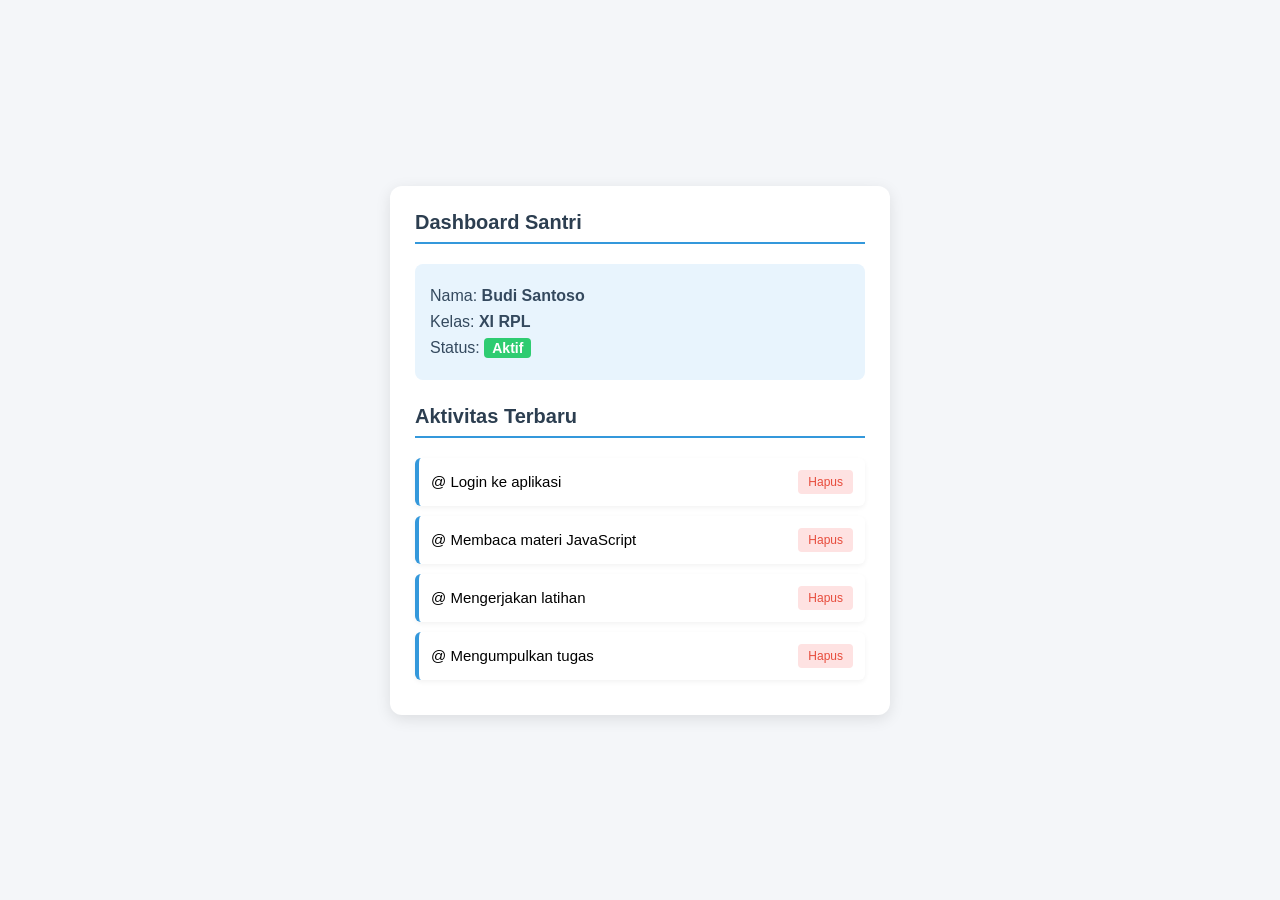
<file: bab-16-js-dom/index.html>
<!DOCTYPE html>
<html lang="id">
<head>
    <meta charset="UTF-8">
    <meta name="viewport" content="width=device-width, initial-scale=1.0">
    <title>Sistem Dashboard Santri</title>
    <link rel="stylesheet" href="style.css">
</head>
<body>

    <div class="dashboard">
        <h2>Dashboard Santri</h2>
        <div class="profile-card">
            <p>Nama: <strong id="santri-nama"></strong></p>
            <p>Kelas: <strong id="santri-kelas"></strong></p>
            <p>Status: <span id="santri-status" class="status-badge"></span></p>
        </div>

        <h2>Aktivitas Terbaru</h2>
        <ul id="daftar-aktivitas"></ul>
    </div>

    <script src="script.js"></script>
</body>
</html>
</file>
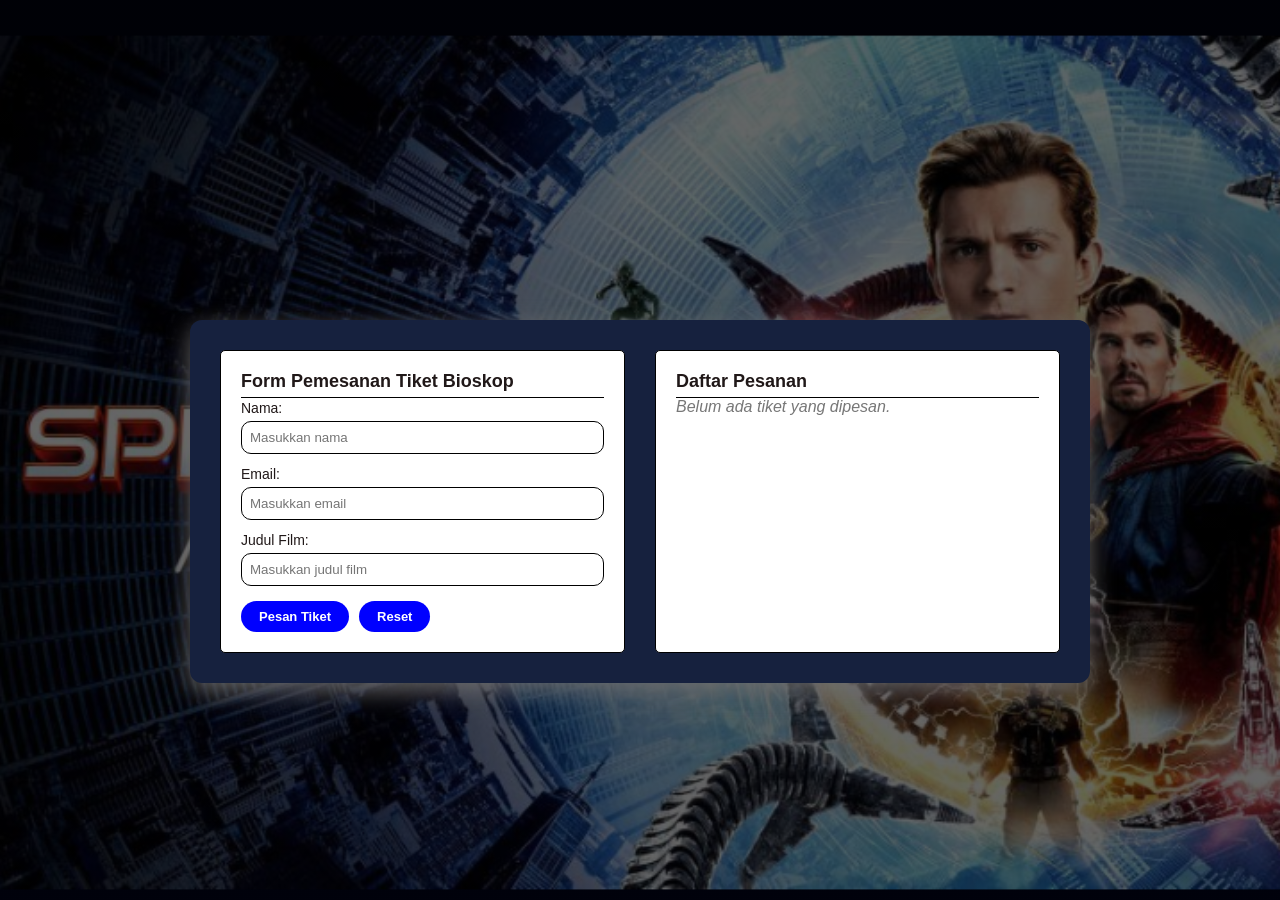
<file: bab-17-events/index.html>
<!DOCTYPE html>
<html lang="id">
<head>
    <meta charset="UTF-8">
    <meta name="viewport" content="width=device-width, initial-scale=1.0">
    <title>Pemesanan Tiket Bioskop</title>
    <link rel="stylesheet" href="style.css">
</head>
<body>

    <div class="background-blur">

    </div>

    <div class="container">
        <!--  Form Pemesanan -->
        <div class="card">
            <h2>Form Pemesanan Tiket Bioskop</h2>
            <form id="bookingForm">
                <div class="form-group">
                    <label>Nama:</label>
                    <input type="text" id="nama" placeholder="Masukkan nama">
              </div>
             
                <div class="form-group">
                    <label>Email:</label>
                    <input type="email" id="email" placeholder="Masukkan email">
                </div>
                
                <div class="form-group">
                    <label>Judul Film:</label>
                    <input type="text" id="judulFilm" placeholder="Masukkan judul film">
                </div>

                <div class="btn-group">
                    <button type="submit" class="btn-submit">Pesan Tiket</button>
                    <button type="button" id="btnReset" class="btn-reset">Reset</button>
                </div>
            </form>
        </div>

        <!-- Daftar Pesanan -->
        <div class="card">
            <h2>Daftar Pesanan</h2>
            <ul id="daftarPesanan" class="ticket-list">
                <li id="pesanKosong" class="empty-message">Belum ada tiket yang dipesan.</li>
            </ul>
        </div>
    </div>

    <script src="script.js"></script>
</body>
</html>
</file>
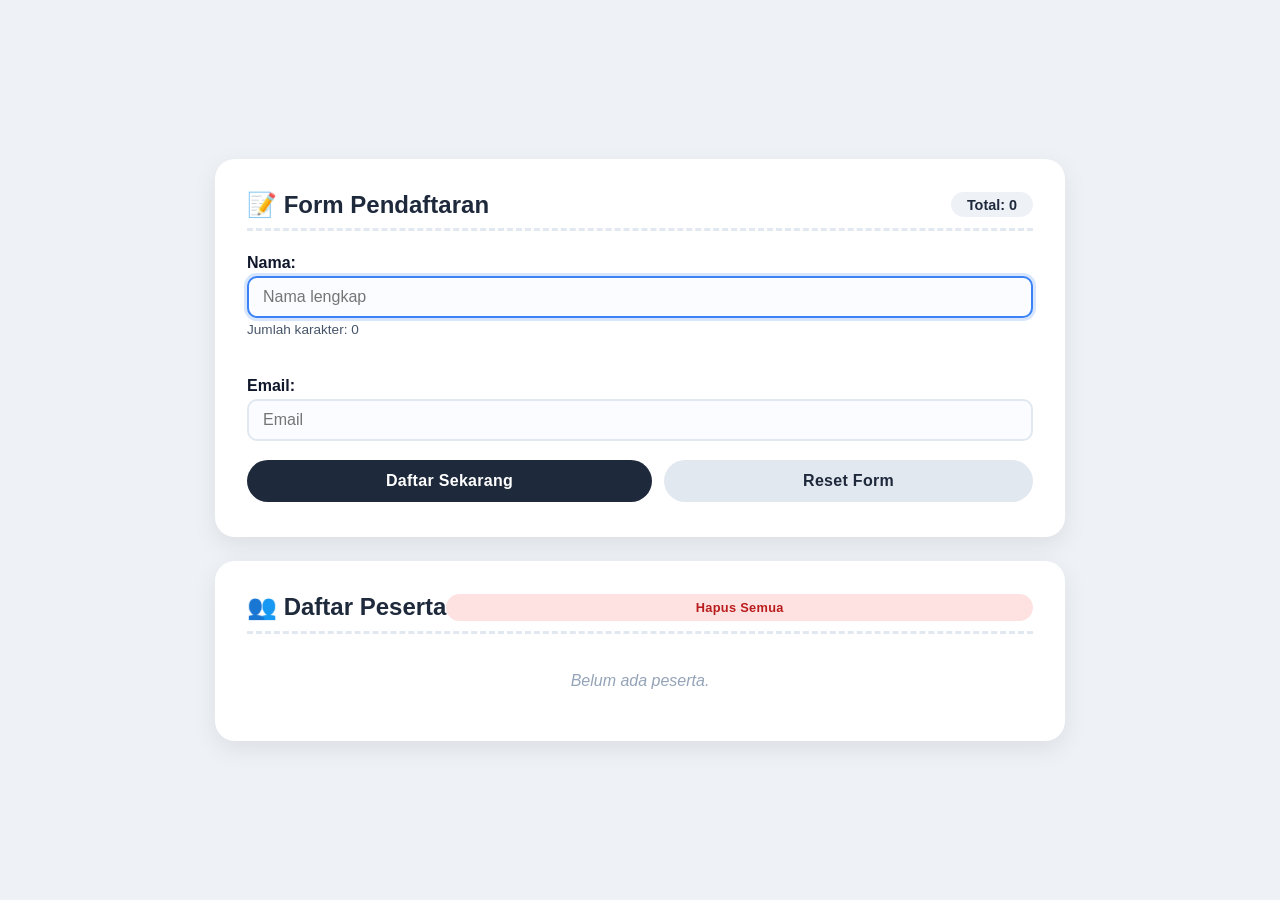
<file: bab-17-events/example/index.html>
<!DOCTYPE html>
<html lang="id">
<head>
    <meta charset="UTF-8" />
    <meta name="viewport" content="width=device-width, initial-scale=1.0" />
    <title>Workshop JavaScript - Pendaftaran</title>

    <!-- ============================================================ -->
    <!-- BAGIAN CSS: Gaya tampilan (seperti dekorasi meja pendaftaran) -->
    <!-- ============================================================ -->
    <link rel="stylesheet" href="style.css">
    
</head>
<body>

<div class="container">

    <!-- ============================================================ -->
    <!-- CARD 1: FORM PENDAFTARAN                                     -->
    <!-- ============================================================ -->
    <div class="card">
        <div class="card-header">
            <span>📝 Form Pendaftaran</span>
            <span class="total-badge" id="total-badge">Total: 0</span>
        </div>

        <form id="form-pendaftaran">

            <!-- Nama -->
            <div class="form-group">
                <label for="nama">Nama:</label>
                <input type="text" id="nama" placeholder="Nama lengkap" autofocus />
                <div class="char-count" id="char-count">Jumlah karakter: 0</div>
                <div class="key-message" id="key-message"></div>
            </div>

            <!-- Email -->
            <div class="form-group">
                <label for="email">Email:</label>
                <input type="email" id="email" placeholder="Email" />
            </div>

            <!-- Tombol -->
            <div class="button-group">
                <button type="submit" class="btn btn-primary">Daftar Sekarang</button>
                <button type="button" id="reset-btn" class="btn btn-secondary">Reset Form</button>
            </div>

            <!-- Notifikasi (sukses/error) akan muncul di sini -->
            <div id="form-notification" class="form-notification"></div>
        </form>
    </div>

    <!-- ============================================================ -->
    <!-- CARD 2: DAFTAR PESERTA                                      -->
    <!-- ============================================================ -->
    <div class="card">
        <div class="card-header">
            <span>👥 Daftar Peserta</span>
            <button type="button" id="clear-all-btn" class="btn btn-danger" style="padding: 6px 16px; font-size: 0.8rem;">Hapus Semua</button>
        </div>

        <div id="participant-list-container">
            <!-- akan diisi oleh JavaScript -->
            <p class="empty-message">Belum ada peserta.</p>
        </div>
    </div>

</div>

<!-- ============================================================ -->
<!-- BAGIAN JAVASCRIPT: Otak / logika interaksi                   -->
<!-- ============================================================ -->
<script src="script.js"></script>

</body>
</html>
</file>
<file: bab-16-js-dom/style.css>
* {
    box-sizing: border-box;
    font-family: 'Segoe UI', sans-serif;
    margin: 0;
    padding: 0;
}

body {
    background-color: #f4f6f9;
    padding: 20px;
    display: flex;
    justify-content: center;
    align-items: center;
    min-height: 100vh;
}

.dashboard {
    background: white;
    width: 100%;
    max-width: 500px;
    padding: 25px;
    border-radius: 12px;
    box-shadow: 0 4px 15px rgba(0, 0, 0, 0.1);
}

h2 {
    color: #2c3e50;
    margin-bottom: 20px;
    border-bottom: 2px solid #3498db;
    padding-bottom: 8px;
    font-size: 20px;
}

.profile-card {
    background: #e8f4fd;
    padding: 15px;
    border-radius: 8px;
    margin-bottom: 25px;
}

.profile-card p {
    margin: 8px 0;
    font-size: 16px;
    color: #34495e;
}

.status-badge {
    background: #2ecc71;
    color: white;
    padding: 2px 8px;
    border-radius: 4px;
    font-size: 14px;
    font-weight: 600;
}

ul {
    list-style: none;
}

li {
    background: #fff;
    margin-bottom: 10px;
    padding: 12px;
    border-radius: 6px;
    border-left: 4px solid #3498db;
    display: flex;
    justify-content: space-between;
    align-items: center;
    box-shadow: 0 2px 5px rgba(0, 0, 0, 0.05);
    font-size: 15px;
}

.btn-hapus {
    background: #fee2e2;
    color: #e74c3c;
    border: none;
    padding: 5px 10px;
    border-radius: 4px;
    cursor: pointer;
    font-size: 12px;
    font-weight: 500;
    transition: 0.2s;
}

.btn-hapus:hover {
    background: #e74c3c;
    color: white;
}
</file>
<file: bab-17-events/style.css>
*{
    padding: 0;
    margin: 0;
    box-sizing: border-box;
    font-family: 'Segoe UI', Tahoma, Geneva, Verdana, sans-serif;
}

body {
    font-family: 'Segoe UI', Tahoma, Geneva, Verdana, sans-serif;
    background-color: #1a1a2e;
    color: #201818;
    margin: 0;
    padding: 20px;
    display: flex;
    justify-content: center;
}
.background-blur {
    position: fixed;
    top: 0;
    left: 0;
    width: 100%;
    height: 100%;
    background-image: linear-gradient(rgba(0, 0, 0, 0.6), rgba(0, 0, 0, 0.6)), url('asset/Screenshot\ 2026-08-20\ 105415.png'); 
    background-size: cover;
    background-position: center;
    filter: none;
    transform: scale(1);
    z-index: -1; 
}


.container {
    display: flex;
    gap: 30px;
    max-width: 900px;
    width: 100%;
    background: #16213e;
    padding: 30px;
    border-radius: 12px;
    box-shadow: 0 8px 24px rgba(112, 110, 110, 0.877);
    margin-top: 300px;
}
.card{
    background-color: white;
    padding: 20px;
    border-radius: 5px;
    border: 1px solid black;
    flex: 1;
}

h2{
    margin-top: 0;
    font-size: 18px;
    border-bottom: 1px solid black;
    padding-bottom: 5px;
}

.form-group{
    margin-bottom:12px ;
    margin-top: 2px;
    
}

label {
    display: block;
    margin-bottom: 5px;
    font-size: 14px;
}

input {
    width: 100%;
    padding: 8px;
    box-sizing: border-box;
    border: 1px solid black;
    border-radius: 10px;

}

.btn-group{
    display: flex;
    gap: 10px;
    margin-top: 15px;

}

button{
    padding: 10px;
    border: none;
    border-radius: 4px;
    cursor: pointer;
    font-weight: bold;

}

.btn-submit {
  background-color: blue;
  color: white;
  padding: 8px 18px;
  border-radius: 20px;
  font-size: 13px;
  font-weight: 600;
  cursor: pointer;
  transition: background 0.2s;
}

.btn-submit:hover { 
  background: linear-gradient(blue,rgb(140, 198, 221)); 
}

.btn-reset {
  background-color: blue;
  color: white;
  padding: 8px 18px;
  border-radius: 20px;
  font-size: 13px;
  font-weight: 600;
  cursor: pointer;
  transition: background 0.2s;
}

.btn-reset:hover { 
  background: linear-gradient(blue,rgb(129, 198, 224)); 
}


.ticket-list {
    list-style: none;
    padding: 0;
}

.ticket-item {
    background: #f8f9fa;
    border: 1px solid #ddd;
    border-radius: 6px;
    padding: 12px;
    margin-bottom: 10px;
    display: flex; 
    gap: 15px; 
    align-items: center;
}

.ticket-img {
    width: 60px;
    height: 80px;
    object-fit: cover;
    border-radius: 4px;
}

.ticket-info p {
    margin: 4px 0;
    font-size: 14px;
}

.empty-message {
    color: #777;
    font-style: italic;
}
</file>
<file: bab-17-events/example/style.css>
/* ----- RESET & GLOBAL ----- */
        * {
            box-sizing: border-box;
            margin: 0;
            padding: 0;
        }

        body {
            font-family: 'Segoe UI', Tahoma, Geneva, Verdana, sans-serif;
            background: #eef2f7;
            display: flex;
            justify-content: center;
            align-items: center;
            min-height: 100vh;
            padding: 20px;
        }

        .container {
            max-width: 850px;
            width: 100%;
            display: flex;
            flex-direction: column;
            gap: 24px;
        }

        /* ----- CARD UTAMA ----- */
        .card {
            background: white;
            border-radius: 20px;
            padding: 2rem 2rem 2.2rem;
            box-shadow: 0 8px 24px rgba(0,0,0,0.08);
        }

        .card-header {
            font-size: 1.5rem;
            font-weight: 700;
            color: #1e293b;
            border-bottom: 3px dashed #e2e8f0;
            padding-bottom: 0.6rem;
            margin-bottom: 1.4rem;
            display: flex;
            align-items: center;
            justify-content: space-between;
        }

        /* ----- FORM CARD ----- */
        .form-group {
            margin-bottom: 1.2rem;
        }

        label {
            display: block;
            font-weight: 600;
            color: #0f172a;
            margin-bottom: 4px;
        }

        input[type="text"],
        input[type="email"] {
            width: 100%;
            padding: 10px 14px;
            font-size: 1rem;
            border: 2px solid #e2e8f0;
            border-radius: 10px;
            transition: 0.2s;
            background: #fafcff;
        }

        input:focus {
            border-color: #3b82f6;
            outline: none;
            box-shadow: 0 0 0 3px rgba(59,130,246,0.2);
        }

        .char-count {
            font-size: 0.85rem;
            color: #475569;
            margin-top: 4px;
        }

        .key-message {
            font-size: 0.85rem;
            color: #2563eb;
            font-weight: 500;
            min-height: 1.4em;
            margin-top: 2px;
        }

        .button-group {
            display: flex;
            gap: 12px;
            flex-wrap: wrap;
            margin-top: 0.5rem;
        }

        .btn {
            flex: 1 1 auto;
            padding: 12px 18px;
            font-weight: 700;
            font-size: 1rem;
            border: none;
            border-radius: 40px;
            cursor: pointer;
            transition: 0.15s;
            letter-spacing: 0.3px;
        }

        .btn-primary {
            background: #1e293b;
            color: white;
        }
        .btn-primary:hover {
            background: #0f172a;
            transform: scale(1.02);
        }

        .btn-secondary {
            background: #e2e8f0;
            color: #1e293b;
        }
        .btn-secondary:hover {
            background: #cbd5e1;
        }

        .btn-danger {
            background: #fee2e2;
            color: #b91c1c;
        }
        .btn-danger:hover {
            background: #fecaca;
        }

        /* ----- DAFTAR PESERTA CARD ----- */
        .participant-list {
            display: flex;
            flex-direction: column;
            gap: 12px;
            margin-top: 0.5rem;
        }

        .participant-item {
            background: #f8fafc;
            border-left: 5px solid #3b82f6;
            padding: 0.8rem 1rem;
            border-radius: 10px;
            display: flex;
            justify-content: space-between;
            align-items: center;
            flex-wrap: wrap;
            transition: 0.2s;
        }
        .participant-item:hover {
            background: #f1f5f9;
        }

        .participant-info p {
            margin: 0.1rem 0;
            font-size: 0.95rem;
        }

        .participant-info strong {
            color: #1e293b;
        }

        .participant-actions {
            display: flex;
            gap: 8px;
        }

        .btn-small {
            padding: 4px 12px;
            font-size: 0.75rem;
            border: none;
            border-radius: 30px;
            cursor: pointer;
            font-weight: 600;
        }

        .btn-small-danger {
            background: #fee2e2;
            color: #b91c1c;
        }
        .btn-small-danger:hover {
            background: #fecaca;
        }

        .empty-message {
            color: #94a3b8;
            font-style: italic;
            text-align: center;
            padding: 1rem 0;
        }

        .total-badge {
            font-weight: 700;
            color: #1e293b;
            background: #eef2f7;
            padding: 0.3rem 1rem;
            border-radius: 40px;
            font-size: 0.9rem;
        }

        /* ----- STATUS MESSAGE DI FORM (tetap pakai display-area dari versi sebelumnya, tapi kita bisa gunakan untuk notifikasi) ----- */
        .form-notification {
            margin-top: 0.8rem;
            padding: 0.5rem 1rem;
            border-radius: 10px;
            font-weight: 600;
            display: none;
        }
        .form-notification.show {
            display: block;
        }
        .form-notification.success {
            background: #dcfce7;
            color: #059669;
        }
        .form-notification.error {
            background: #fee2e2;
            color: #b91c1c;
        }

        /* responsive */
        @media (max-width: 600px) {
            .card {
                padding: 1.5rem;
            }
            .participant-item {
                flex-direction: column;
                align-items: stretch;
            }
            .participant-actions {
                margin-top: 6px;
                justify-content: flex-end;
            }
        }
</file>
